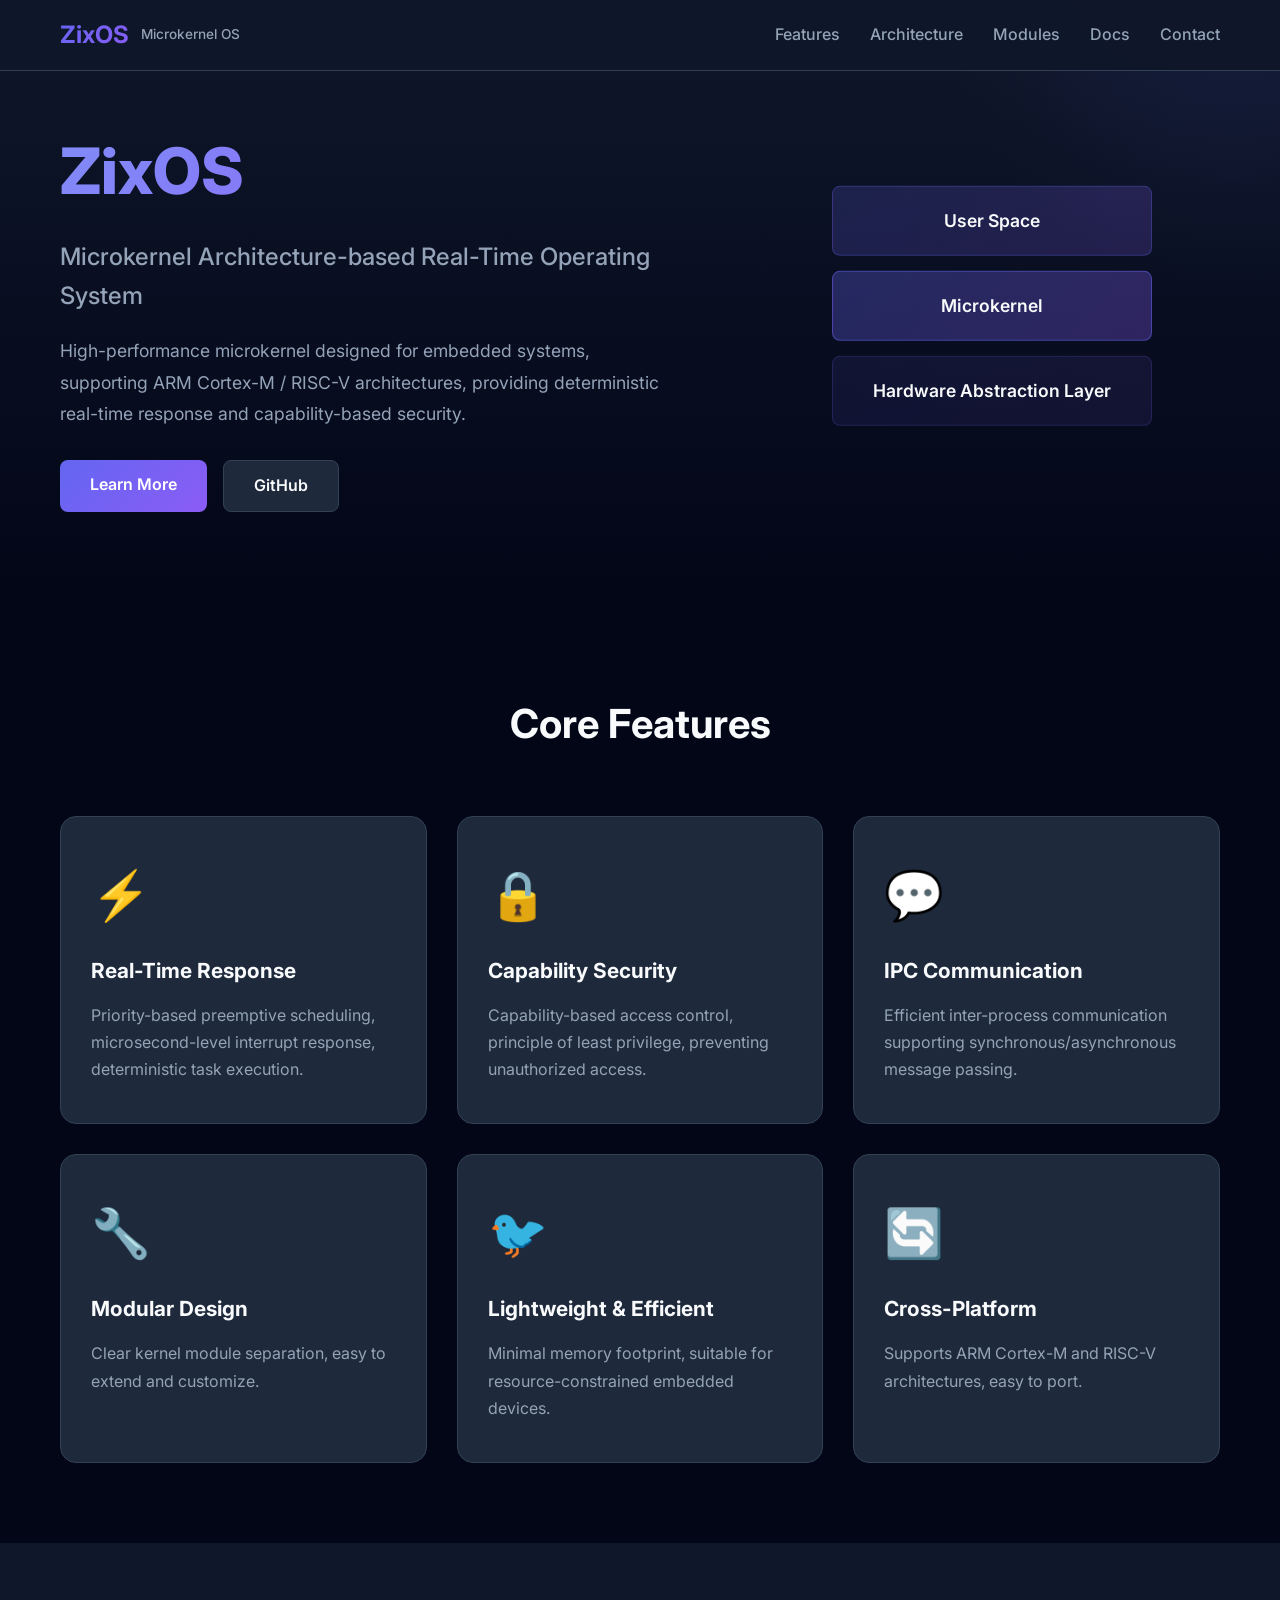
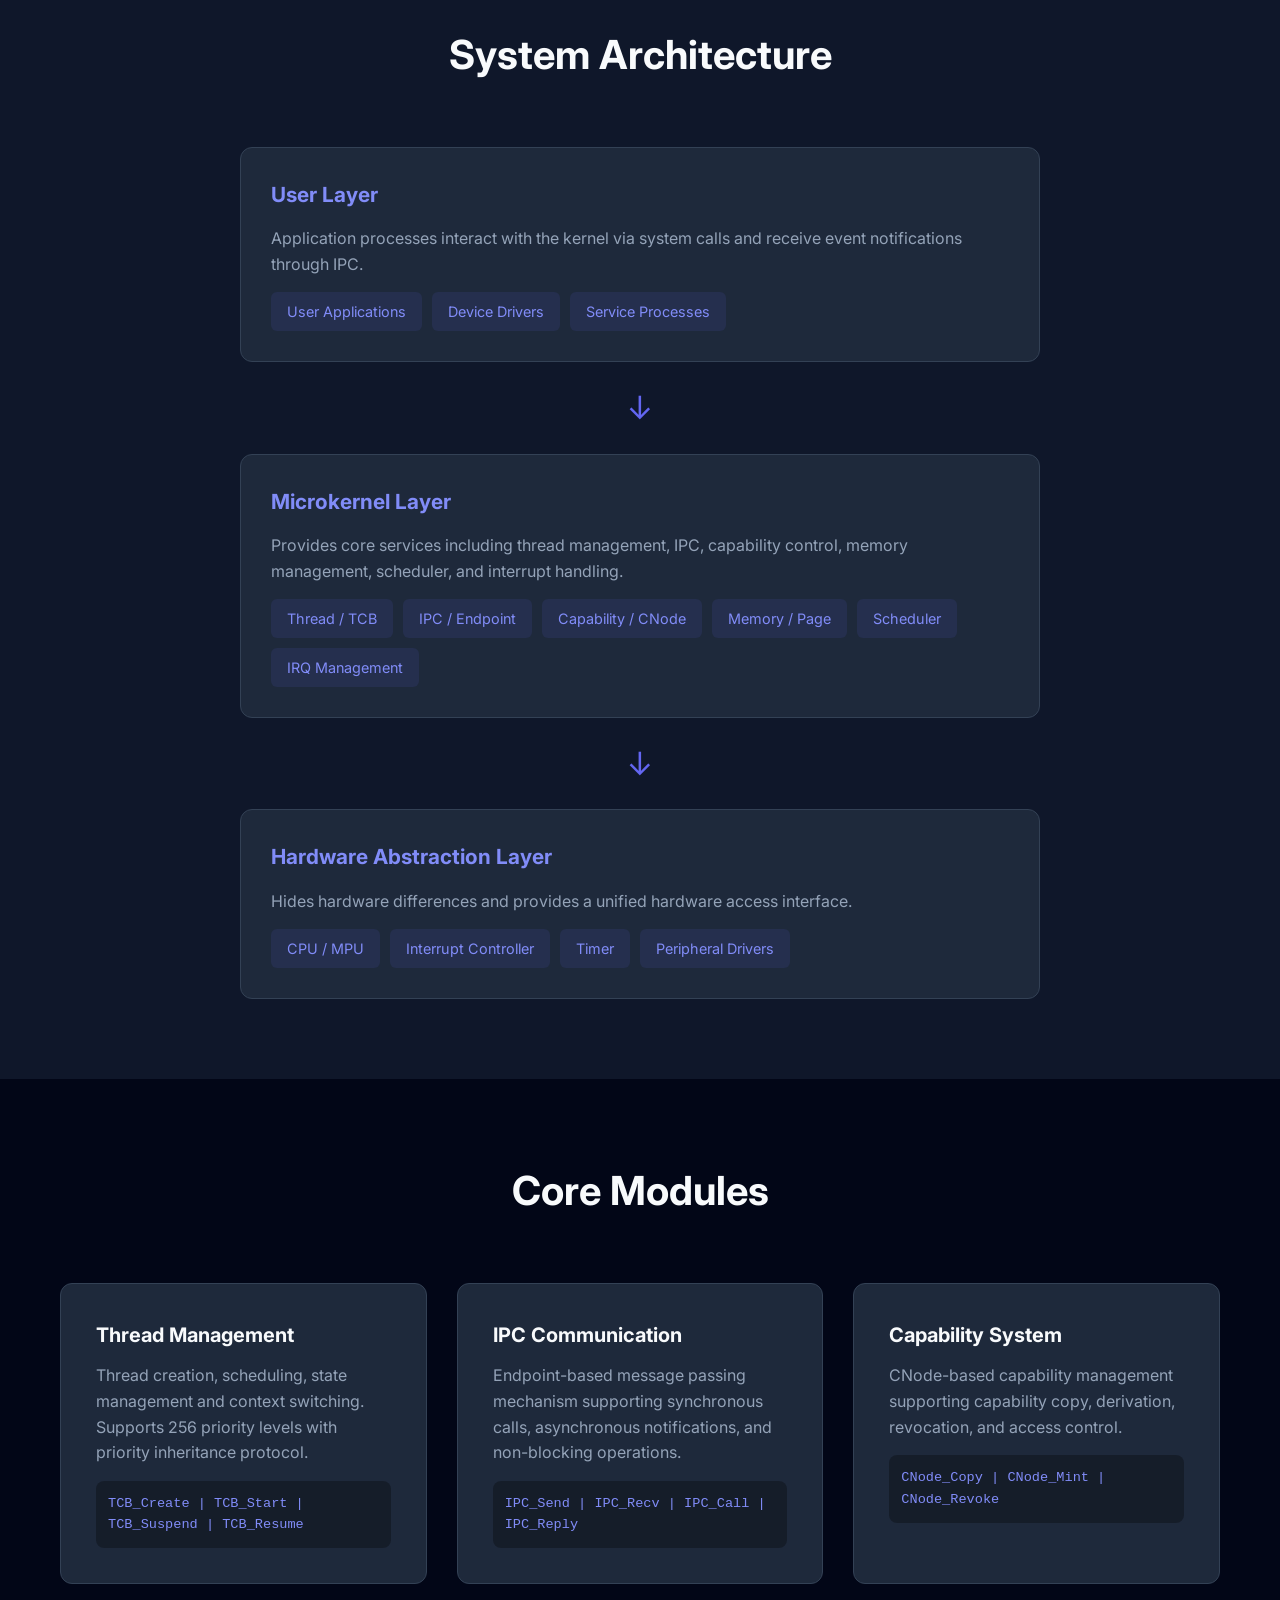
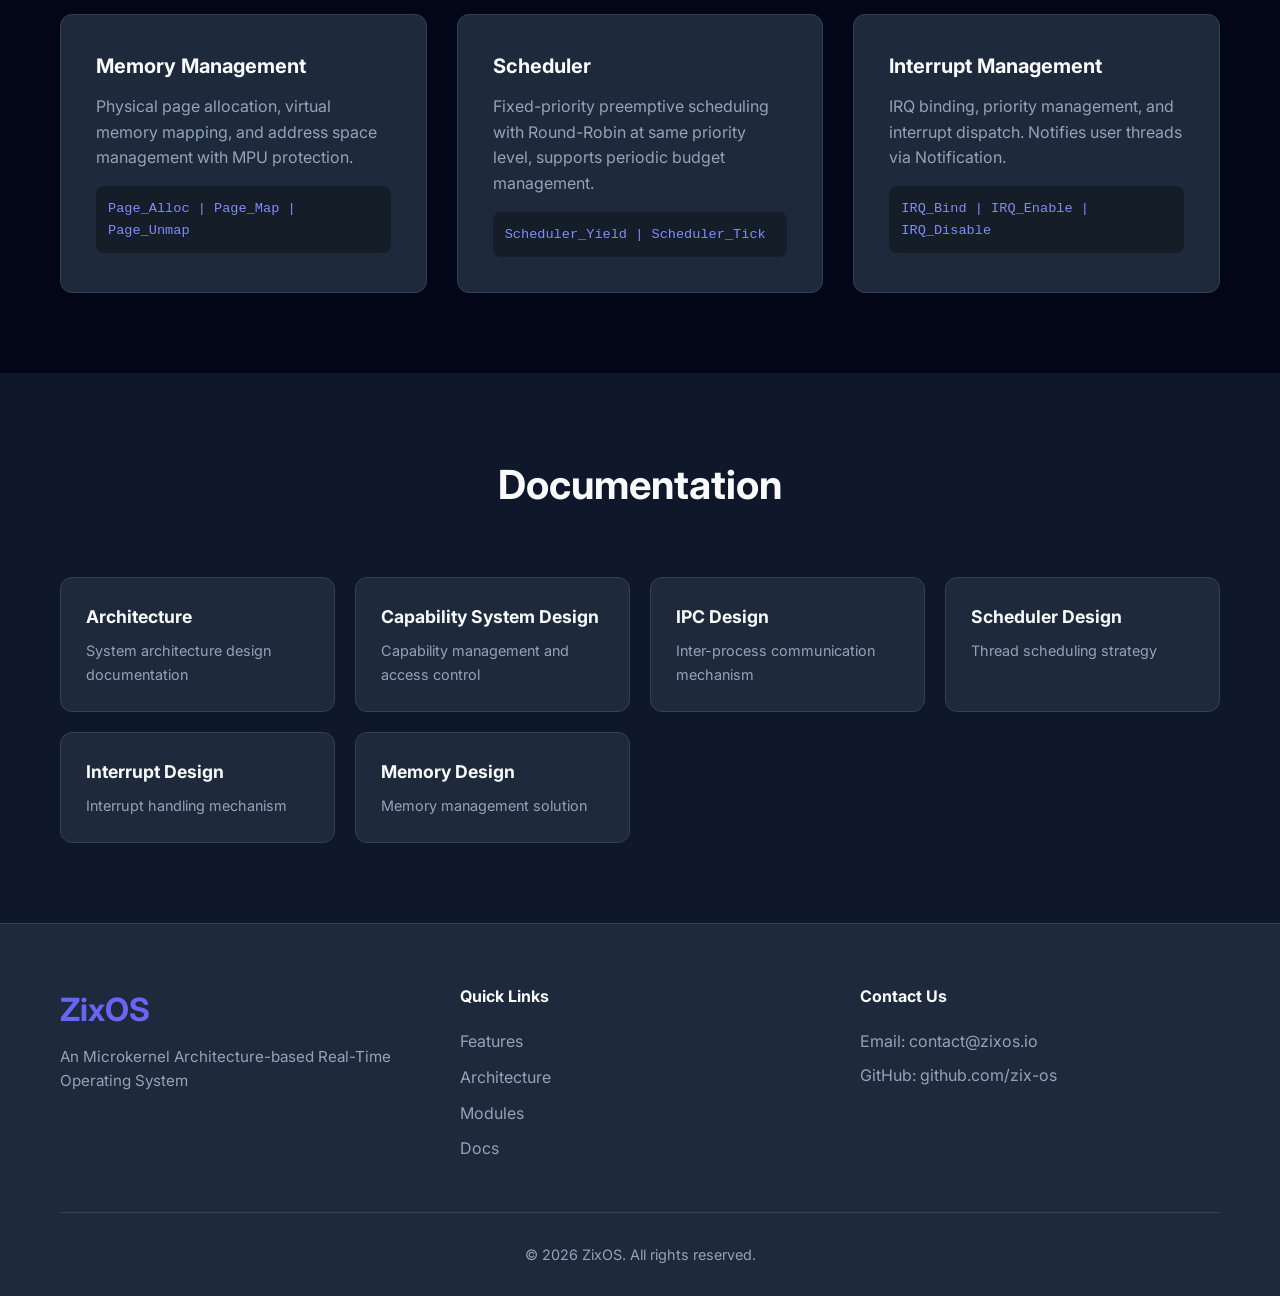
<file: index.html>
<!DOCTYPE html>
<html lang="en">
<head>
    <meta charset="UTF-8">
    <meta name="viewport" content="width=device-width, initial-scale=1.0">
    <title>ZixOS - Microkernel-based Real-Time Operating System</title>
    <link rel="stylesheet" href="styles.css">
    <link href="https://fonts.googleapis.com/css2?family=Inter:wght@300;400;500;600;700&display=swap" rel="stylesheet">
</head>
<body>
    <nav class="navbar">
        <div class="container">
            <div class="nav-brand">
                <span class="logo">ZixOS</span>
                <span class="tagline">Microkernel OS</span>
            </div>
            <ul class="nav-links">
                <li><a href="#features">Features</a></li>
                <li><a href="#architecture">Architecture</a></li>
                <li><a href="#modules">Modules</a></li>
                <li><a href="#docs">Docs</a></li>
                <li><a href="#contact">Contact</a></li>
            </ul>
            <button class="nav-toggle" aria-label="Toggle Navigation">
                <span></span>
                <span></span>
                <span></span>
            </button>
        </div>
    </nav>

    <header class="hero">
        <div class="container">
            <div class="hero-content">
                <h1>ZixOS</h1>
                <p class="subtitle">Microkernel Architecture-based Real-Time Operating System</p>
                <p class="description">High-performance microkernel designed for embedded systems, supporting ARM Cortex-M / RISC-V architectures, providing deterministic real-time response and capability-based security.</p>
                <div class="hero-buttons">
                    <a href="#features" class="btn btn-primary">Learn More</a>
                    <a href="https://github.com/zixos" class="btn btn-secondary" target="_blank">GitHub</a>
                </div>
            </div>
            <div class="hero-visual">
                <div class="architecture-diagram">
                    <div class="layer layer-1">User Space</div>
                    <div class="layer layer-2">Microkernel</div>
                    <div class="layer layer-3">Hardware Abstraction Layer</div>
                </div>
            </div>
        </div>
    </header>

    <section id="features" class="features">
        <div class="container">
            <h2>Core Features</h2>
            <div class="features-grid">
                <div class="feature-card">
                    <div class="icon">⚡</div>
                    <h3>Real-Time Response</h3>
                    <p>Priority-based preemptive scheduling, microsecond-level interrupt response, deterministic task execution.</p>
                </div>
                <div class="feature-card">
                    <div class="icon">🔒</div>
                    <h3>Capability Security</h3>
                    <p>Capability-based access control, principle of least privilege, preventing unauthorized access.</p>
                </div>
                <div class="feature-card">
                    <div class="icon">💬</div>
                    <h3>IPC Communication</h3>
                    <p>Efficient inter-process communication supporting synchronous/asynchronous message passing.</p>
                </div>
                <div class="feature-card">
                    <div class="icon">🔧</div>
                    <h3>Modular Design</h3>
                    <p>Clear kernel module separation, easy to extend and customize.</p>
                </div>
                <div class="feature-card">
                    <div class="icon">🐦</div>
                    <h3>Lightweight & Efficient</h3>
                    <p>Minimal memory footprint, suitable for resource-constrained embedded devices.</p>
                </div>
                <div class="feature-card">
                    <div class="icon">🔄</div>
                    <h3>Cross-Platform</h3>
                    <p>Supports ARM Cortex-M and RISC-V architectures, easy to port.</p>
                </div>
            </div>
        </div>
    </section>

    <section id="architecture" class="architecture">
        <div class="container">
            <h2>System Architecture</h2>
            <div class="arch-grid">
                <div class="arch-layer">
                    <h3>User Layer</h3>
                    <div class="arch-content">
                        <p>Application processes interact with the kernel via system calls and receive event notifications through IPC.</p>
                        <ul>
                            <li>User Applications</li>
                            <li>Device Drivers</li>
                            <li>Service Processes</li>
                        </ul>
                    </div>
                </div>
                <div class="arch-arrow">↓</div>
                <div class="arch-layer">
                    <h3>Microkernel Layer</h3>
                    <div class="arch-content">
                        <p>Provides core services including thread management, IPC, capability control, memory management, scheduler, and interrupt handling.</p>
                        <ul>
                            <li>Thread / TCB</li>
                            <li>IPC / Endpoint</li>
                            <li>Capability / CNode</li>
                            <li>Memory / Page</li>
                            <li>Scheduler</li>
                            <li>IRQ Management</li>
                        </ul>
                    </div>
                </div>
                <div class="arch-arrow">↓</div>
                <div class="arch-layer">
                    <h3>Hardware Abstraction Layer</h3>
                    <div class="arch-content">
                        <p>Hides hardware differences and provides a unified hardware access interface.</p>
                        <ul>
                            <li>CPU / MPU</li>
                            <li>Interrupt Controller</li>
                            <li>Timer</li>
                            <li>Peripheral Drivers</li>
                        </ul>
                    </div>
                </div>
            </div>
        </div>
    </section>

    <section id="modules" class="modules">
        <div class="container">
            <h2>Core Modules</h2>
            <div class="modules-grid">
                <div class="module-card">
                    <h3>Thread Management</h3>
                    <p>Thread creation, scheduling, state management and context switching. Supports 256 priority levels with priority inheritance protocol.</p>
                    <code>TCB_Create | TCB_Start | TCB_Suspend | TCB_Resume</code>
                </div>
                <div class="module-card">
                    <h3>IPC Communication</h3>
                    <p>Endpoint-based message passing mechanism supporting synchronous calls, asynchronous notifications, and non-blocking operations.</p>
                    <code>IPC_Send | IPC_Recv | IPC_Call | IPC_Reply</code>
                </div>
                <div class="module-card">
                    <h3>Capability System</h3>
                    <p>CNode-based capability management supporting capability copy, derivation, revocation, and access control.</p>
                    <code>CNode_Copy | CNode_Mint | CNode_Revoke</code>
                </div>
                <div class="module-card">
                    <h3>Memory Management</h3>
                    <p>Physical page allocation, virtual memory mapping, and address space management with MPU protection.</p>
                    <code>Page_Alloc | Page_Map | Page_Unmap</code>
                </div>
                <div class="module-card">
                    <h3>Scheduler</h3>
                    <p>Fixed-priority preemptive scheduling with Round-Robin at same priority level, supports periodic budget management.</p>
                    <code>Scheduler_Yield | Scheduler_Tick</code>
                </div>
                <div class="module-card">
                    <h3>Interrupt Management</h3>
                    <p>IRQ binding, priority management, and interrupt dispatch. Notifies user threads via Notification.</p>
                    <code>IRQ_Bind | IRQ_Enable | IRQ_Disable</code>
                </div>
            </div>
        </div>
    </section>

    <section id="docs" class="docs">
        <div class="container">
            <h2>Documentation</h2>
            <div class="docs-grid">
                <a href="../docs/architecture.md" class="doc-card">
                    <h3>Architecture</h3>
                    <p>System architecture design documentation</p>
                </a>
                <a href="../docs/capability_design.md" class="doc-card">
                    <h3>Capability System Design</h3>
                    <p>Capability management and access control</p>
                </a>
                <a href="../docs/ipc_design.md" class="doc-card">
                    <h3>IPC Design</h3>
                    <p>Inter-process communication mechanism</p>
                </a>
                <a href="../docs/scheduler_design.md" class="doc-card">
                    <h3>Scheduler Design</h3>
                    <p>Thread scheduling strategy</p>
                </a>
                <a href="../docs/interrupt_design.md" class="doc-card">
                    <h3>Interrupt Design</h3>
                    <p>Interrupt handling mechanism</p>
                </a>
                <a href="../docs/memory_design.md" class="doc-card">
                    <h3>Memory Design</h3>
                    <p>Memory management solution</p>
                </a>
            </div>
        </div>
    </section>

    <footer id="contact" class="footer">
        <div class="container">
            <div class="footer-content">
                <div class="footer-brand">
                    <span class="logo">ZixOS</span>
                    <p>An Microkernel Architecture-based Real-Time Operating System</p>
                </div>
                <div class="footer-links">
                    <h4>Quick Links</h4>
                    <ul>
                        <li><a href="#features">Features</a></li>
                        <li><a href="#architecture">Architecture</a></li>
                        <li><a href="#modules">Modules</a></li>
                        <li><a href="#docs">Docs</a></li>
                    </ul>
                </div>
                <div class="footer-contact">
                    <h4>Contact Us</h4>
                    <p>Email: contact@zixos.io</p>
                    <p>GitHub: github.com/zix-os</p>
                </div>
            </div>
            <div class="footer-copyright">
                <p>&copy; 2026 ZixOS. All rights reserved.</p>
            </div>
        </div>
    </footer>

    <script src="script.js"></script>
</body>
</html>
</file>
<file: styles.css>
* {
    margin: 0;
    padding: 0;
    box-sizing: border-box;
}

:root {
    --primary-color: #6366f1;
    --primary-dark: #4f46e5;
    --primary-light: #818cf8;
    --secondary-color: #8b5cf6;
    --accent-color: #f59e0b;
    --bg-dark: #0f172a;
    --bg-darker: #020617;
    --card-bg: #1e293b;
    --text-primary: #f8fafc;
    --text-secondary: #94a3b8;
    --border-color: #334155;
    --success: #10b981;
    --warning: #f59e0b;
}

body {
    font-family: 'Inter', -apple-system, BlinkMacSystemFont, 'Segoe UI', Roboto, sans-serif;
    background-color: var(--bg-darker);
    color: var(--text-primary);
    line-height: 1.6;
}

.container {
    max-width: 1200px;
    margin: 0 auto;
    padding: 0 20px;
}

.navbar {
    background-color: rgba(15, 23, 42, 0.95);
    backdrop-filter: blur(10px);
    position: fixed;
    top: 0;
    left: 0;
    right: 0;
    z-index: 1000;
    border-bottom: 1px solid var(--border-color);
}

.navbar .container {
    display: flex;
    justify-content: space-between;
    align-items: center;
    height: 70px;
}

.nav-brand {
    display: flex;
    align-items: center;
    gap: 12px;
}

.logo {
    font-size: 1.5rem;
    font-weight: 700;
    background: linear-gradient(135deg, var(--primary-color), var(--secondary-color));
    -webkit-background-clip: text;
    -webkit-text-fill-color: transparent;
    background-clip: text;
}

.tagline {
    font-size: 0.85rem;
    color: var(--text-secondary);
    font-weight: 500;
}

.nav-links {
    display: flex;
    gap: 30px;
    list-style: none;
}

.nav-links a {
    color: var(--text-secondary);
    text-decoration: none;
    font-weight: 500;
    transition: color 0.3s ease;
}

.nav-links a:hover {
    color: var(--primary-light);
}

.nav-toggle {
    display: none;
    flex-direction: column;
    gap: 5px;
    background: none;
    border: none;
    cursor: pointer;
}

.nav-toggle span {
    width: 25px;
    height: 2px;
    background-color: var(--text-primary);
    transition: all 0.3s ease;
}

.hero {
    padding: 120px 0 100px;
    background: linear-gradient(180deg, var(--bg-dark) 0%, var(--bg-darker) 100%);
    position: relative;
    overflow: hidden;
}

.hero::before {
    content: '';
    position: absolute;
    top: -50%;
    right: -20%;
    width: 600px;
    height: 600px;
    background: radial-gradient(circle, rgba(99, 102, 241, 0.1) 0%, transparent 70%);
}

.hero-content {
    max-width: 600px;
}

.hero h1 {
    font-size: 4rem;
    font-weight: 800;
    margin-bottom: 16px;
    background: linear-gradient(135deg, var(--primary-light), var(--secondary-color));
    -webkit-background-clip: text;
    -webkit-text-fill-color: transparent;
    background-clip: text;
}

.subtitle {
    font-size: 1.5rem;
    color: var(--text-secondary);
    margin-bottom: 20px;
    font-weight: 500;
}

.description {
    font-size: 1.1rem;
    color: var(--text-secondary);
    margin-bottom: 30px;
    line-height: 1.8;
}

.hero-buttons {
    display: flex;
    gap: 16px;
    flex-wrap: wrap;
}

.btn {
    padding: 12px 30px;
    border-radius: 8px;
    font-weight: 600;
    text-decoration: none;
    transition: all 0.3s ease;
    display: inline-block;
}

.btn-primary {
    background: linear-gradient(135deg, var(--primary-color), var(--secondary-color));
    color: white;
}

.btn-primary:hover {
    transform: translateY(-2px);
    box-shadow: 0 10px 30px rgba(99, 102, 241, 0.3);
}

.btn-secondary {
    background-color: var(--card-bg);
    color: var(--text-primary);
    border: 1px solid var(--border-color);
}

.btn-secondary:hover {
    background-color: var(--border-color);
}

.hero-visual {
    position: absolute;
    right: 10%;
    top: 50%;
    transform: translateY(-50%);
}

.architecture-diagram {
    display: flex;
    flex-direction: column;
    gap: 15px;
}

.layer {
    padding: 20px 40px;
    border-radius: 8px;
    text-align: center;
    font-weight: 600;
    font-size: 1.1rem;
}

.layer-1 {
    background: linear-gradient(135deg, rgba(99, 102, 241, 0.2), rgba(139, 92, 246, 0.2));
    border: 1px solid rgba(99, 102, 241, 0.3);
}

.layer-2 {
    background: linear-gradient(135deg, rgba(99, 102, 241, 0.3), rgba(139, 92, 246, 0.3));
    border: 1px solid rgba(99, 102, 241, 0.5);
}

.layer-3 {
    background: linear-gradient(135deg, rgba(99, 102, 241, 0.1), rgba(139, 92, 246, 0.1));
    border: 1px solid rgba(99, 102, 241, 0.2);
}

section {
    padding: 80px 0;
}

section h2 {
    font-size: 2.5rem;
    text-align: center;
    margin-bottom: 60px;
    font-weight: 700;
}

.features-grid {
    display: grid;
    grid-template-columns: repeat(auto-fit, minmax(300px, 1fr));
    gap: 30px;
}

.feature-card {
    background-color: var(--card-bg);
    padding: 40px 30px;
    border-radius: 16px;
    border: 1px solid var(--border-color);
    transition: all 0.3s ease;
}

.feature-card:hover {
    transform: translateY(-5px);
    border-color: var(--primary-color);
    box-shadow: 0 20px 40px rgba(99, 102, 241, 0.1);
}

.feature-card .icon {
    font-size: 3rem;
    margin-bottom: 20px;
}

.feature-card h3 {
    font-size: 1.3rem;
    margin-bottom: 15px;
    color: var(--text-primary);
}

.feature-card p {
    color: var(--text-secondary);
    line-height: 1.7;
}

.architecture {
    background-color: var(--bg-dark);
}

.arch-grid {
    display: flex;
    flex-direction: column;
    align-items: center;
    gap: 20px;
}

.arch-layer {
    width: 100%;
    max-width: 800px;
    background-color: var(--card-bg);
    padding: 30px;
    border-radius: 12px;
    border: 1px solid var(--border-color);
}

.arch-layer h3 {
    font-size: 1.3rem;
    margin-bottom: 15px;
    color: var(--primary-light);
}

.arch-layer p {
    color: var(--text-secondary);
    margin-bottom: 15px;
}

.arch-layer ul {
    list-style: none;
    display: flex;
    flex-wrap: wrap;
    gap: 10px;
}

.arch-layer li {
    background-color: rgba(99, 102, 241, 0.1);
    padding: 8px 16px;
    border-radius: 6px;
    color: var(--primary-light);
    font-size: 0.9rem;
}

.arch-arrow {
    font-size: 2rem;
    color: var(--primary-color);
    animation: bounce 2s infinite;
}

@keyframes bounce {
    0%, 100% { transform: translateY(0); }
    50% { transform: translateY(10px); }
}

.modules-grid {
    display: grid;
    grid-template-columns: repeat(auto-fit, minmax(350px, 1fr));
    gap: 30px;
}

.module-card {
    background-color: var(--card-bg);
    padding: 35px;
    border-radius: 12px;
    border: 1px solid var(--border-color);
    transition: all 0.3s ease;
}

.module-card:hover {
    border-color: var(--primary-color);
}

.module-card h3 {
    font-size: 1.25rem;
    margin-bottom: 12px;
    color: var(--text-primary);
}

.module-card p {
    color: var(--text-secondary);
    margin-bottom: 15px;
    line-height: 1.6;
}

.module-card code {
    display: block;
    background-color: rgba(0, 0, 0, 0.3);
    padding: 12px;
    border-radius: 8px;
    font-family: 'Fira Code', monospace;
    font-size: 0.85rem;
    color: var(--primary-light);
    overflow-x: auto;
}

.docs {
    background-color: var(--bg-dark);
}

.docs-grid {
    display: grid;
    grid-template-columns: repeat(auto-fit, minmax(220px, 1fr));
    gap: 20px;
}

.doc-card {
    background-color: var(--card-bg);
    padding: 25px;
    border-radius: 12px;
    border: 1px solid var(--border-color);
    text-decoration: none;
    transition: all 0.3s ease;
}

.doc-card:hover {
    border-color: var(--primary-color);
    transform: translateY(-3px);
}

.doc-card h3 {
    font-size: 1.1rem;
    margin-bottom: 8px;
    color: var(--text-primary);
}

.doc-card p {
    font-size: 0.9rem;
    color: var(--text-secondary);
}

.footer {
    background-color: var(--card-bg);
    border-top: 1px solid var(--border-color);
    padding: 60px 0 30px;
}

.footer-content {
    display: grid;
    grid-template-columns: repeat(auto-fit, minmax(250px, 1fr));
    gap: 40px;
    margin-bottom: 40px;
}

.footer-brand .logo {
    font-size: 2rem;
    display: block;
    margin-bottom: 10px;
}

.footer-brand p {
    color: var(--text-secondary);
    font-size: 0.95rem;
}

.footer-links h4,
.footer-contact h4 {
    margin-bottom: 20px;
    color: var(--text-primary);
}

.footer-links ul {
    list-style: none;
}

.footer-links li {
    margin-bottom: 10px;
}

.footer-links a {
    color: var(--text-secondary);
    text-decoration: none;
    transition: color 0.3s ease;
}

.footer-links a:hover {
    color: var(--primary-light);
}

.footer-contact p {
    color: var(--text-secondary);
    margin-bottom: 8px;
}

.footer-copyright {
    text-align: center;
    padding-top: 30px;
    border-top: 1px solid var(--border-color);
    color: var(--text-secondary);
    font-size: 0.9rem;
}

/* 文档页面样式 */
.docs-header {
    padding: 100px 0 40px;
    background-color: var(--bg-dark);
    border-bottom: 1px solid var(--border-color);
}

.docs-header h1 {
    font-size: 3rem;
    font-weight: 700;
    margin-bottom: 16px;
    background: linear-gradient(135deg, var(--primary-light), var(--secondary-color));
    -webkit-background-clip: text;
    -webkit-text-fill-color: transparent;
    background-clip: text;
}

.docs-header p {
    font-size: 1.2rem;
    color: var(--text-secondary);
}

.docs-main {
    padding: 60px 0;
}

.docs-main .container {
    display: flex;
    gap: 40px;
}

.docs-sidebar {
    width: 250px;
    flex-shrink: 0;
    position: sticky;
    top: 90px;
    height: fit-content;
}

.docs-sidebar h3 {
    font-size: 1.1rem;
    margin-bottom: 20px;
    color: var(--text-primary);
    padding-bottom: 10px;
    border-bottom: 1px solid var(--border-color);
}

.category-list {
    list-style: none;
}

.category-list li {
    margin-bottom: 10px;
}

.category-list a {
    display: block;
    padding: 10px 15px;
    border-radius: 8px;
    color: var(--text-secondary);
    text-decoration: none;
    transition: all 0.3s ease;
}

.category-list a:hover {
    background-color: rgba(99, 102, 241, 0.1);
    color: var(--primary-light);
}

.category-list a.active {
    background-color: rgba(99, 102, 241, 0.2);
    color: var(--primary-light);
    border-left: 3px solid var(--primary-color);
}

.docs-content {
    flex: 1;
}

.docs-content section {
    margin-bottom: 50px;
}

.docs-content section h2 {
    font-size: 1.8rem;
    margin-bottom: 30px;
    text-align: left;
    color: var(--text-primary);
}

.docs-content .doc-grid {
    display: grid;
    grid-template-columns: repeat(auto-fit, minmax(320px, 1fr));
    gap: 20px;
}

.docs-content .doc-card {
    display: flex;
    align-items: center;
    gap: 20px;
    background-color: var(--card-bg);
    padding: 25px;
    border-radius: 12px;
    border: 1px solid var(--border-color);
    text-decoration: none;
    transition: all 0.3s ease;
}

.docs-content .doc-card:hover {
    border-color: var(--primary-color);
    transform: translateY(-3px);
    box-shadow: 0 10px 30px rgba(99, 102, 241, 0.1);
}

.docs-content .doc-icon {
    font-size: 2.5rem;
    flex-shrink: 0;
}

.docs-content .doc-info {
    flex: 1;
}

.docs-content .doc-info h3 {
    font-size: 1.1rem;
    margin-bottom: 6px;
    color: var(--text-primary);
}

.docs-content .doc-info p {
    font-size: 0.9rem;
    color: var(--text-secondary);
    margin: 0;
}

.docs-content .doc-meta {
    flex-shrink: 0;
}

.label {
    padding: 4px 12px;
    border-radius: 20px;
    font-size: 0.8rem;
    font-weight: 500;
}

.label-primary {
    background-color: rgba(99, 102, 241, 0.2);
    color: var(--primary-light);
}

.label-arch {
    background-color: rgba(139, 92, 246, 0.2);
    color: #a78bfa;
}

.label-kernel {
    background-color: rgba(59, 130, 246, 0.2);
    color: #60a5fa;
}

.label-user {
    background-color: rgba(16, 185, 129, 0.2);
    color: #34d399;
}

.label-dev {
    background-color: rgba(245, 158, 11, 0.2);
    color: #fbbf24;
}

.label-report {
    background-color: rgba(239, 68, 68, 0.2);
    color: #f87171;
}

.nav-links a.active {
    color: var(--primary-light);
    position: relative;
}

.nav-links a.active::after {
    content: '';
    position: absolute;
    bottom: -8px;
    left: 0;
    right: 0;
    height: 2px;
    background: linear-gradient(90deg, var(--primary-color), var(--secondary-color));
    border-radius: 1px;
}

@media (max-width: 768px) {
    .nav-links {
        display: none;
        flex-direction: column;
        gap: 15px;
        position: absolute;
        top: 70px;
        left: 0;
        right: 0;
        background-color: var(--bg-dark);
        padding: 20px;
        border-bottom: 1px solid var(--border-color);
    }

    .nav-links.active {
        display: flex;
    }

    .nav-toggle {
        display: flex;
    }

    .hero {
        padding: 100px 0 80px;
        text-align: center;
    }

    .hero h1 {
        font-size: 2.5rem;
    }

    .subtitle {
        font-size: 1.2rem;
    }

    .hero-visual {
        display: none;
    }

    .hero-buttons {
        justify-content: center;
    }

    .features-grid,
    .modules-grid,
    .docs-grid {
        grid-template-columns: 1fr;
    }

    .arch-layer ul {
        flex-direction: column;
    }
}

@media (max-width: 480px) {
    .hero h1 {
        font-size: 2rem;
    }

    section h2 {
        font-size: 1.8rem;
    }

    .btn {
        padding: 10px 20px;
        font-size: 0.9rem;
    }
}
</file>
